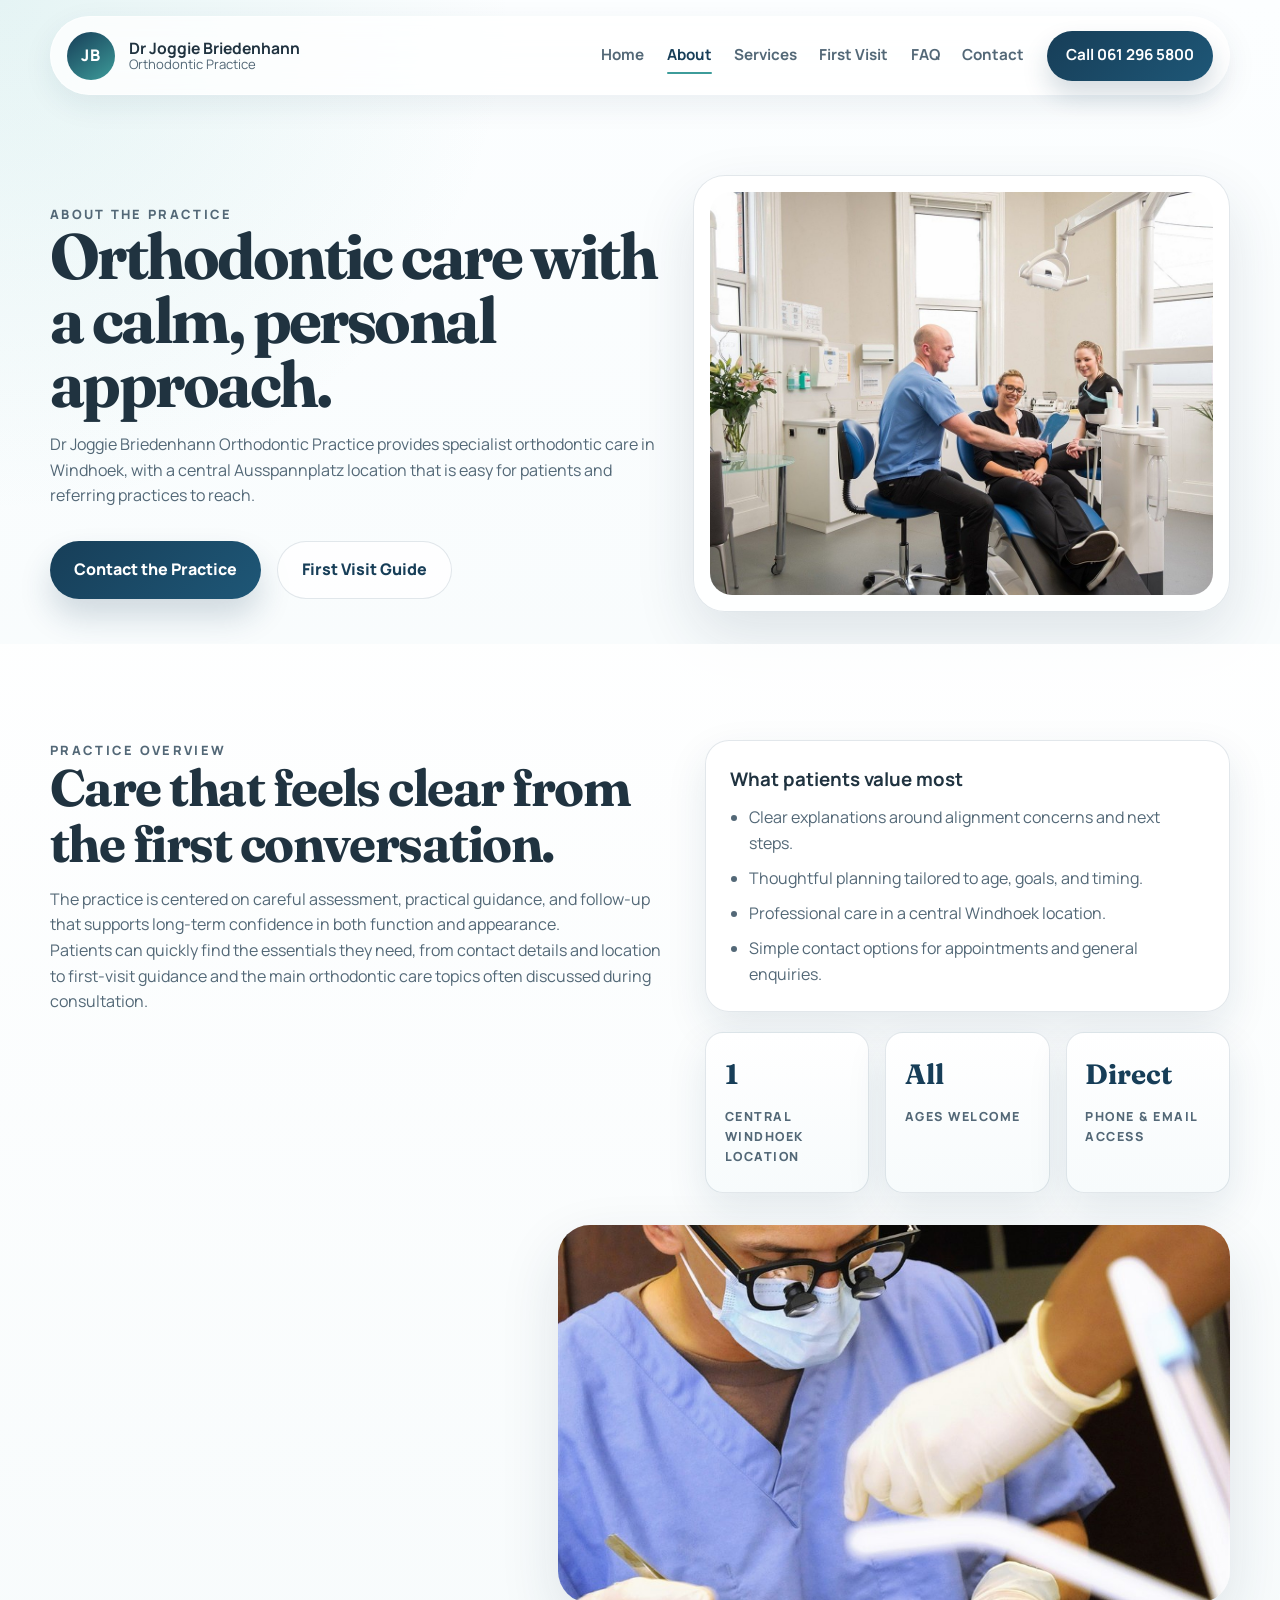
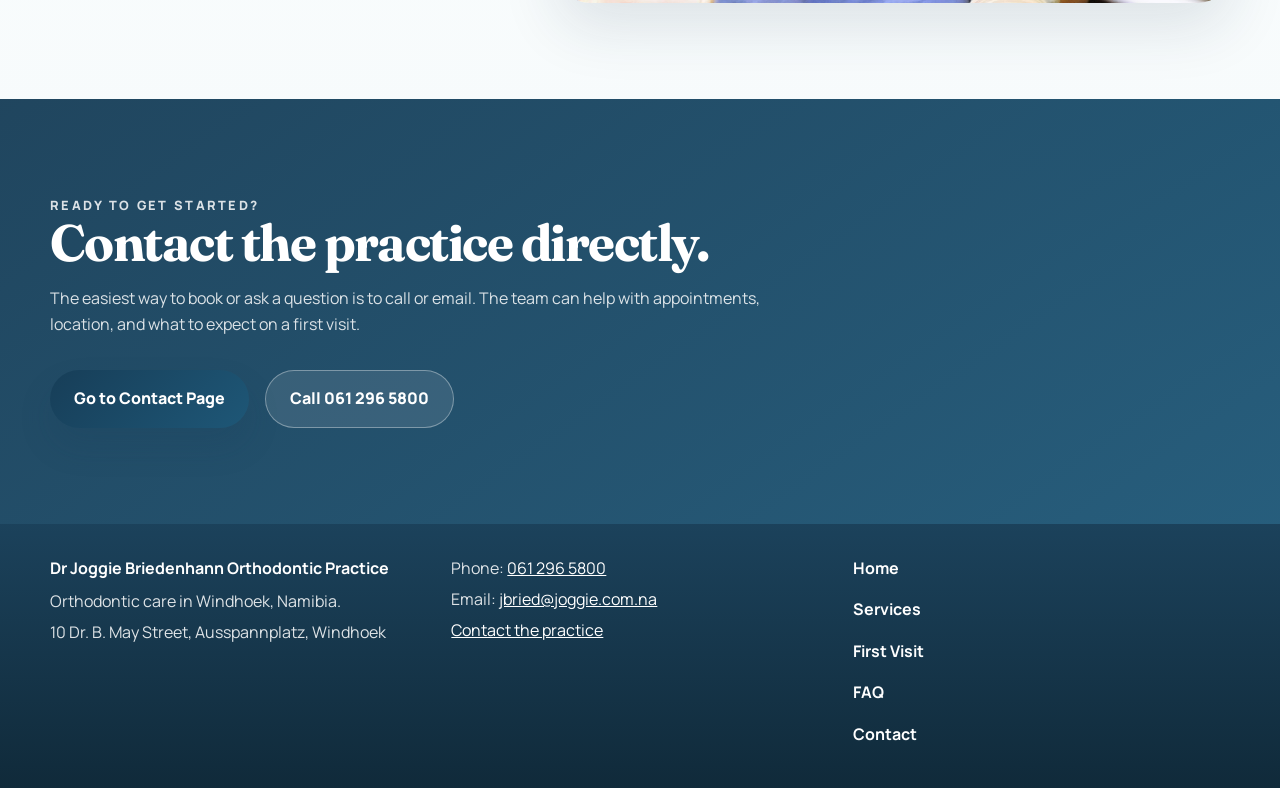
<file: about.html>
<!DOCTYPE html>
<html lang="en">
<head>
    <meta charset="UTF-8">
    <meta name="viewport" content="width=device-width, initial-scale=1.0">
    <title>About | Dr Joggie Briedenhann Orthodontic Practice</title>
    <meta name="description" content="Learn more about Dr Joggie Briedenhann Orthodontic Practice in Windhoek, Namibia, including the practice approach and location in Ausspannplatz.">
    <link rel="preconnect" href="https://fonts.googleapis.com">
    <link rel="preconnect" href="https://fonts.gstatic.com" crossorigin>
    <link rel="icon" href="favicon.svg" type="image/svg+xml">
    <link href="https://fonts.googleapis.com/css2?family=Fraunces:opsz,wght@9..144,500;9..144,600;9..144,700&family=Manrope:wght@400;500;600;700;800&display=swap" rel="stylesheet">
    <link rel="stylesheet" href="styles.css">
</head>
<body>
    <header class="site-header">
        <div class="container header-shell">
            <a class="brand" href="index.html" aria-label="Dr Joggie Briedenhann Orthodontic Practice">
                <span class="brand-mark">JB</span>
                <span class="brand-copy">
                    <strong>Dr Joggie Briedenhann</strong>
                    <span>Orthodontic Practice</span>
                </span>
            </a>

            <button class="menu-toggle" type="button" aria-expanded="false" aria-controls="site-nav">
                <span></span>
                <span></span>
                <span></span>
                <span class="sr-only">Open navigation</span>
            </button>

            <nav class="site-nav" id="site-nav" aria-label="Primary">
                <a href="index.html">Home</a>
                <a class="active" href="about.html">About</a>
                <a href="services.html">Services</a>
                <a href="first-visit.html">First Visit</a>
                <a href="faq.html">FAQ</a>
                <a href="contact.html">Contact</a>
                <a class="nav-cta" href="tel:+264612965800">Call 061 296 5800</a>
            </nav>
        </div>
    </header>

    <main>
        <section class="page-hero section-shell">
            <div class="container page-hero-grid">
                <div class="page-hero-copy reveal">
                    <p class="eyebrow">About the practice</p>
                    <h1>Orthodontic care with a calm, personal approach.</h1>
                    <p>
                        Dr Joggie Briedenhann Orthodontic Practice provides specialist orthodontic care in Windhoek, with a central
                        Ausspannplatz location that is easy for patients and referring practices to reach.
                    </p>

                    <div class="hero-actions">
                        <a class="button button-primary" href="contact.html">Contact the Practice</a>
                        <a class="button button-secondary" href="first-visit.html">First Visit Guide</a>
                    </div>
                </div>

                <div class="page-media-card reveal">
                    <img src="assets/images/hero-clinic.jpg" alt="Clinic team consulting with a patient in a bright treatment room.">
                </div>
            </div>
        </section>

        <section class="section-shell section-surface">
            <div class="container about-grid">
                <div class="section-intro reveal">
                    <p class="eyebrow">Practice overview</p>
                    <h2>Care that feels clear from the first conversation.</h2>
                    <p>
                        The practice is centered on careful assessment, practical guidance, and follow-up that supports long-term confidence
                        in both function and appearance.
                    </p>
                    <p>
                        Patients can quickly find the essentials they need, from contact details and location to first-visit guidance and
                        the main orthodontic care topics often discussed during consultation.
                    </p>
                </div>

                <div class="about-panel reveal">
                    <div class="panel-card">
                        <h3>What patients value most</h3>
                        <ul class="feature-list">
                            <li>Clear explanations around alignment concerns and next steps.</li>
                            <li>Thoughtful planning tailored to age, goals, and timing.</li>
                            <li>Professional care in a central Windhoek location.</li>
                            <li>Simple contact options for appointments and general enquiries.</li>
                        </ul>
                    </div>

                    <div class="metric-grid">
                        <article class="metric-card">
                            <strong>1</strong>
                            <span>Central Windhoek location</span>
                        </article>
                        <article class="metric-card">
                            <strong>All</strong>
                            <span>Ages welcome</span>
                        </article>
                        <article class="metric-card">
                            <strong>Direct</strong>
                            <span>Phone &amp; email access</span>
                        </article>
                    </div>
                </div>

                <div class="about-image reveal">
                    <img src="assets/images/clinic-room.jpg" alt="Dental practitioner working with a patient in a clinical environment.">
                </div>
            </div>
        </section>

        <section class="section-shell accent-band">
            <div class="container">
                <div class="section-heading reveal">
                    <p class="eyebrow">Ready to get started?</p>
                    <h2>Contact the practice directly.</h2>
                    <p>The easiest way to book or ask a question is to call or email. The team can help with appointments, location, and what to expect on a first visit.</p>
                </div>
                <div class="hero-actions reveal" style="margin-top: 2rem;">
                    <a class="button button-primary" href="contact.html">Go to Contact Page</a>
                    <a class="button button-secondary button-ghost" href="tel:+264612965800">Call 061 296 5800</a>
                </div>
            </div>
        </section>
    </main>

    <footer class="site-footer">
        <div class="container footer-shell">
            <div>
                <strong>Dr Joggie Briedenhann Orthodontic Practice</strong>
                <p>Orthodontic care in Windhoek, Namibia.</p>
                <p>10 Dr. B. May Street, Ausspannplatz, Windhoek</p>
            </div>
            <div>
                <p>Phone: <a href="tel:+264612965800">061 296 5800</a></p>
                <p>Email: <a href="mailto:jbried@joggie.com.na">jbried@joggie.com.na</a></p>
                <p><a href="contact.html">Contact the practice</a></p>
            </div>
            <div class="footer-links">
                <a href="index.html">Home</a>
                <a href="services.html">Services</a>
                <a href="first-visit.html">First Visit</a>
                <a href="faq.html">FAQ</a>
                <a href="contact.html">Contact</a>
            </div>
        </div>
    </footer>

    <script src="script.js"></script>
</body>
</html>
</file>
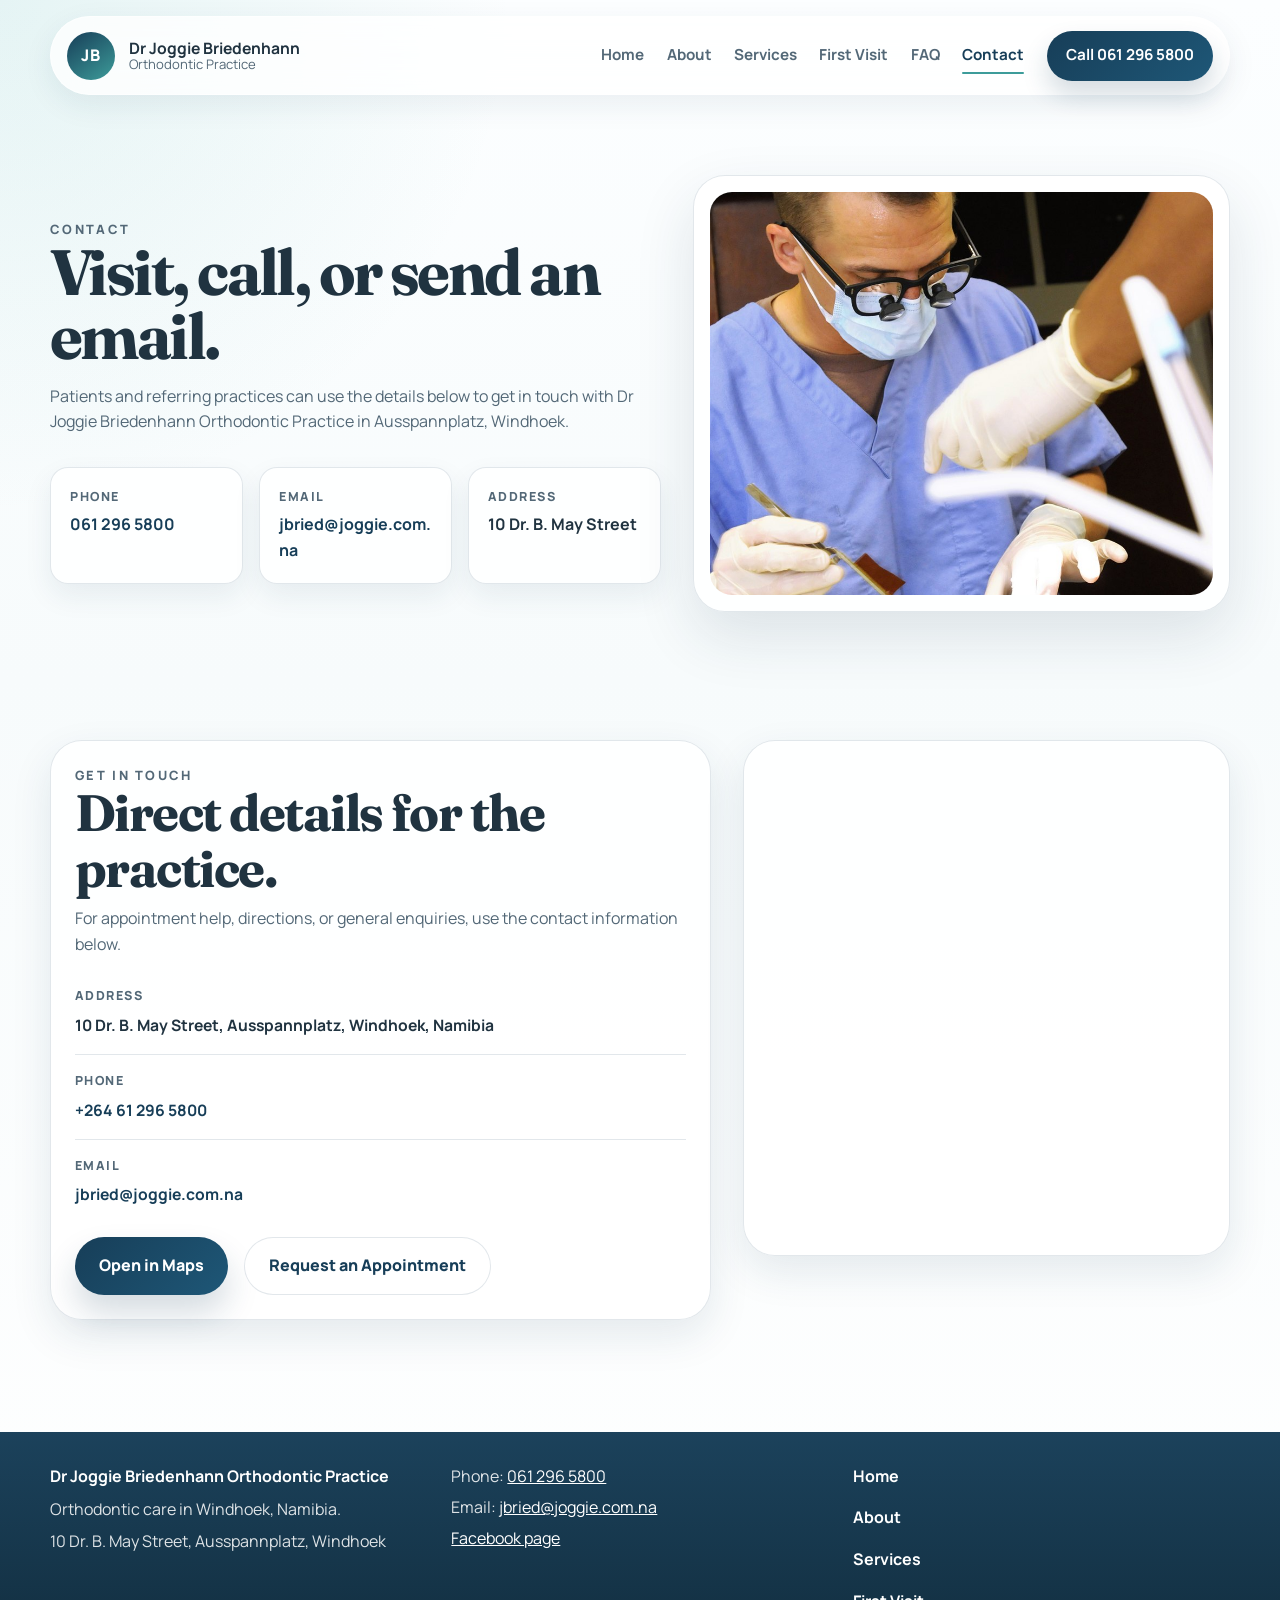
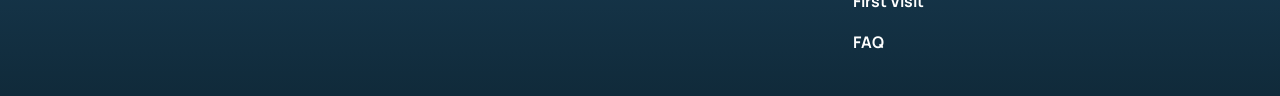
<file: contact.html>
<!DOCTYPE html>
<html lang="en">
<head>
    <meta charset="UTF-8">
    <meta name="viewport" content="width=device-width, initial-scale=1.0">
    <title>Contact | Dr Joggie Briedenhann Orthodontic Practice</title>
    <meta name="description" content="Contact Dr Joggie Briedenhann Orthodontic Practice in Ausspannplatz, Windhoek by phone, email, or map directions.">
    <link rel="preconnect" href="https://fonts.googleapis.com">
    <link rel="preconnect" href="https://fonts.gstatic.com" crossorigin>
    <link rel="icon" href="favicon.svg" type="image/svg+xml">
    <link href="https://fonts.googleapis.com/css2?family=Fraunces:opsz,wght@9..144,500;9..144,600;9..144,700&family=Manrope:wght@400;500;600;700;800&display=swap" rel="stylesheet">
    <link rel="stylesheet" href="styles.css">
</head>
<body>
    <header class="site-header">
        <div class="container header-shell">
            <a class="brand" href="index.html" aria-label="Dr Joggie Briedenhann Orthodontic Practice">
                <span class="brand-mark">JB</span>
                <span class="brand-copy">
                    <strong>Dr Joggie Briedenhann</strong>
                    <span>Orthodontic Practice</span>
                </span>
            </a>

            <button class="menu-toggle" type="button" aria-expanded="false" aria-controls="site-nav">
                <span></span>
                <span></span>
                <span></span>
                <span class="sr-only">Open navigation</span>
            </button>

            <nav class="site-nav" id="site-nav" aria-label="Primary">
                <a href="index.html">Home</a>
                <a href="about.html">About</a>
                <a href="services.html">Services</a>
                <a href="first-visit.html">First Visit</a>
                <a href="faq.html">FAQ</a>
                <a class="active" href="contact.html">Contact</a>
                <a class="nav-cta" href="tel:+264612965800">Call 061 296 5800</a>
            </nav>
        </div>
    </header>

    <main>
        <section class="page-hero section-shell">
            <div class="container page-hero-grid">
                <div class="page-hero-copy reveal">
                    <p class="eyebrow">Contact</p>
                    <h1>Visit, call, or send an email.</h1>
                    <p>
                        Patients and referring practices can use the details below to get in touch with Dr Joggie Briedenhann Orthodontic
                        Practice in Ausspannplatz, Windhoek.
                    </p>

                    <div class="page-facts">
                        <article class="page-fact">
                            <span>Phone</span>
                            <strong><a href="tel:+264612965800">061 296 5800</a></strong>
                        </article>
                        <article class="page-fact">
                            <span>Email</span>
                            <strong><a href="mailto:jbried@joggie.com.na">jbried@joggie.com.na</a></strong>
                        </article>
                        <article class="page-fact">
                            <span>Address</span>
                            <strong>10 Dr. B. May Street</strong>
                        </article>
                    </div>
                </div>

                <div class="page-media-card reveal">
                    <img src="assets/images/clinic-room.jpg" alt="Dental practitioner treating a patient in a clinical environment.">
                </div>
            </div>
        </section>

        <section class="section-shell contact-section">
            <div class="container contact-grid">
                <div class="contact-panel reveal">
                    <p class="eyebrow">Get in touch</p>
                    <h2>Direct details for the practice.</h2>
                    <p>For appointment help, directions, or general enquiries, use the contact information below.</p>

                    <div class="contact-stack">
                        <article>
                            <span>Address</span>
                            <strong>10 Dr. B. May Street, Ausspannplatz, Windhoek, Namibia</strong>
                        </article>
                        <article>
                            <span>Phone</span>
                            <strong><a href="tel:+264612965800">+264 61 296 5800</a></strong>
                        </article>
                        <article>
                            <span>Email</span>
                            <strong><a href="mailto:jbried@joggie.com.na">jbried@joggie.com.na</a></strong>
                        </article>
                    </div>

                    <div class="hero-actions contact-actions">
                        <a class="button button-primary" href="https://www.google.com/maps/search/?api=1&amp;query=10+Dr.+B.+May+Street,+Ausspannplatz,+Windhoek,+Namibia" target="_blank" rel="noreferrer">Open in Maps</a>
                        <a class="button button-secondary" href="mailto:jbried@joggie.com.na?subject=Appointment%20Enquiry">Request an Appointment</a>
                    </div>
                </div>

                <div class="map-card reveal">
                    <iframe
                        title="Map of Dr Joggie Briedenhann Orthodontic Practice"
                        src="https://www.google.com/maps?q=10%20Dr.%20B.%20May%20Street,%20Ausspannplatz,%20Windhoek,%20Namibia&amp;output=embed"
                        loading="lazy"
                        referrerpolicy="no-referrer-when-downgrade"></iframe>
                </div>
            </div>
        </section>
    </main>

    <footer class="site-footer">
        <div class="container footer-shell">
            <div>
                <strong>Dr Joggie Briedenhann Orthodontic Practice</strong>
                <p>Orthodontic care in Windhoek, Namibia.</p>
                <p>10 Dr. B. May Street, Ausspannplatz, Windhoek</p>
            </div>
            <div>
                <p>Phone: <a href="tel:+264612965800">061 296 5800</a></p>
                <p>Email: <a href="mailto:jbried@joggie.com.na">jbried@joggie.com.na</a></p>
                <p><a href="https://www.facebook.com/pages/Dr-Joggie-Briedenhann-Orthodontist/376422562395441" target="_blank" rel="noreferrer">Facebook page</a></p>
            </div>
            <div class="footer-links">
                <a href="index.html">Home</a>
                <a href="about.html">About</a>
                <a href="services.html">Services</a>
                <a href="first-visit.html">First Visit</a>
                <a href="faq.html">FAQ</a>
            </div>
        </div>
    </footer>

    <script src="script.js"></script>
</body>
</html>
</file>
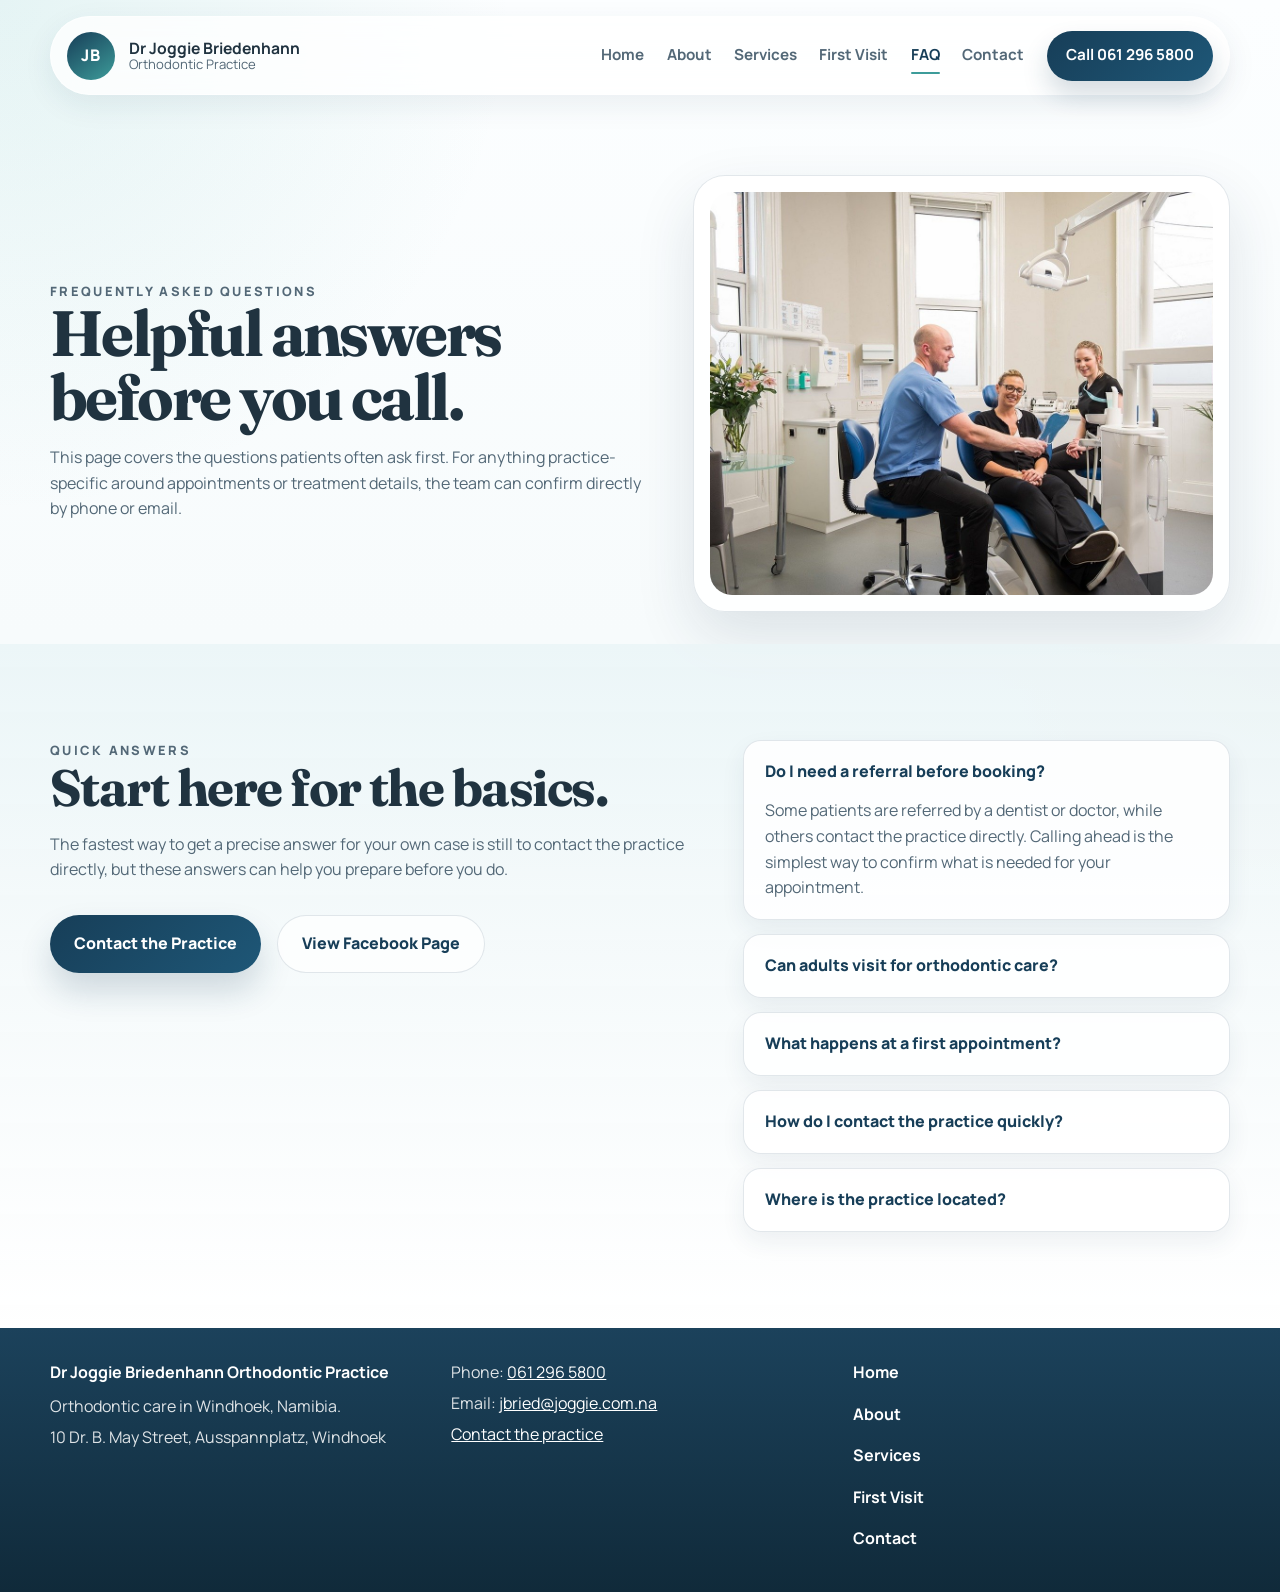
<file: faq.html>
<!DOCTYPE html>
<html lang="en">
<head>
    <meta charset="UTF-8">
    <meta name="viewport" content="width=device-width, initial-scale=1.0">
    <title>FAQ | Dr Joggie Briedenhann Orthodontic Practice</title>
    <meta name="description" content="Read frequently asked questions about appointments, referrals, first visits, and contact details for Dr Joggie Briedenhann Orthodontic Practice.">
    <link rel="preconnect" href="https://fonts.googleapis.com">
    <link rel="preconnect" href="https://fonts.gstatic.com" crossorigin>
    <link rel="icon" href="favicon.svg" type="image/svg+xml">
    <link href="https://fonts.googleapis.com/css2?family=Fraunces:opsz,wght@9..144,500;9..144,600;9..144,700&family=Manrope:wght@400;500;600;700;800&display=swap" rel="stylesheet">
    <link rel="stylesheet" href="styles.css">
</head>
<body>
    <header class="site-header">
        <div class="container header-shell">
            <a class="brand" href="index.html" aria-label="Dr Joggie Briedenhann Orthodontic Practice">
                <span class="brand-mark">JB</span>
                <span class="brand-copy">
                    <strong>Dr Joggie Briedenhann</strong>
                    <span>Orthodontic Practice</span>
                </span>
            </a>

            <button class="menu-toggle" type="button" aria-expanded="false" aria-controls="site-nav">
                <span></span>
                <span></span>
                <span></span>
                <span class="sr-only">Open navigation</span>
            </button>

            <nav class="site-nav" id="site-nav" aria-label="Primary">
                <a href="index.html">Home</a>
                <a href="about.html">About</a>
                <a href="services.html">Services</a>
                <a href="first-visit.html">First Visit</a>
                <a class="active" href="faq.html">FAQ</a>
                <a href="contact.html">Contact</a>
                <a class="nav-cta" href="tel:+264612965800">Call 061 296 5800</a>
            </nav>
        </div>
    </header>

    <main>
        <section class="page-hero section-shell">
            <div class="container page-hero-grid">
                <div class="page-hero-copy reveal">
                    <p class="eyebrow">Frequently asked questions</p>
                    <h1>Helpful answers before you call.</h1>
                    <p>
                        This page covers the questions patients often ask first. For anything practice-specific around appointments or
                        treatment details, the team can confirm directly by phone or email.
                    </p>
                </div>

                <div class="page-media-card reveal">
                    <img src="assets/images/hero-clinic.jpg" alt="Orthodontic team discussing care with a patient.">
                </div>
            </div>
        </section>

        <section class="section-shell section-soft">
            <div class="container faq-grid">
                <div class="faq-intro reveal">
                    <p class="eyebrow">Quick answers</p>
                    <h2>Start here for the basics.</h2>
                    <p>
                        The fastest way to get a precise answer for your own case is still to contact the practice directly, but these
                        answers can help you prepare before you do.
                    </p>
                    <div class="hero-actions">
                        <a class="button button-primary" href="contact.html">Contact the Practice</a>
                        <a class="button button-secondary" href="https://www.facebook.com/pages/Dr-Joggie-Briedenhann-Orthodontist/376422562395441" target="_blank" rel="noreferrer">View Facebook Page</a>
                    </div>
                </div>

                <div class="faq-list reveal">
                    <details open>
                        <summary>Do I need a referral before booking?</summary>
                        <p>Some patients are referred by a dentist or doctor, while others contact the practice directly. Calling ahead is the simplest way to confirm what is needed for your appointment.</p>
                    </details>
                    <details>
                        <summary>Can adults visit for orthodontic care?</summary>
                        <p>Yes. Orthodontic concerns affect children, teens, and adults, so a consultation can help determine the most appropriate next step for your situation.</p>
                    </details>
                    <details>
                        <summary>What happens at a first appointment?</summary>
                        <p>Patients can expect a conversation about their concerns, an assessment, and guidance on what further records or treatment planning may be recommended.</p>
                    </details>
                    <details>
                        <summary>How do I contact the practice quickly?</summary>
                        <p>You can phone <a href="tel:+264612965800">061 296 5800</a> or email <a href="mailto:jbried@joggie.com.na">jbried@joggie.com.na</a>.</p>
                    </details>
                    <details>
                        <summary>Where is the practice located?</summary>
                        <p>The practice is listed at 10 Dr. B. May Street, Ausspannplatz, Windhoek, Namibia.</p>
                    </details>
                </div>
            </div>
        </section>
    </main>

    <footer class="site-footer">
        <div class="container footer-shell">
            <div>
                <strong>Dr Joggie Briedenhann Orthodontic Practice</strong>
                <p>Orthodontic care in Windhoek, Namibia.</p>
                <p>10 Dr. B. May Street, Ausspannplatz, Windhoek</p>
            </div>
            <div>
                <p>Phone: <a href="tel:+264612965800">061 296 5800</a></p>
                <p>Email: <a href="mailto:jbried@joggie.com.na">jbried@joggie.com.na</a></p>
                <p><a href="contact.html">Contact the practice</a></p>
            </div>
            <div class="footer-links">
                <a href="index.html">Home</a>
                <a href="about.html">About</a>
                <a href="services.html">Services</a>
                <a href="first-visit.html">First Visit</a>
                <a href="contact.html">Contact</a>
            </div>
        </div>
    </footer>

    <script src="script.js"></script>
</body>
</html>
</file>
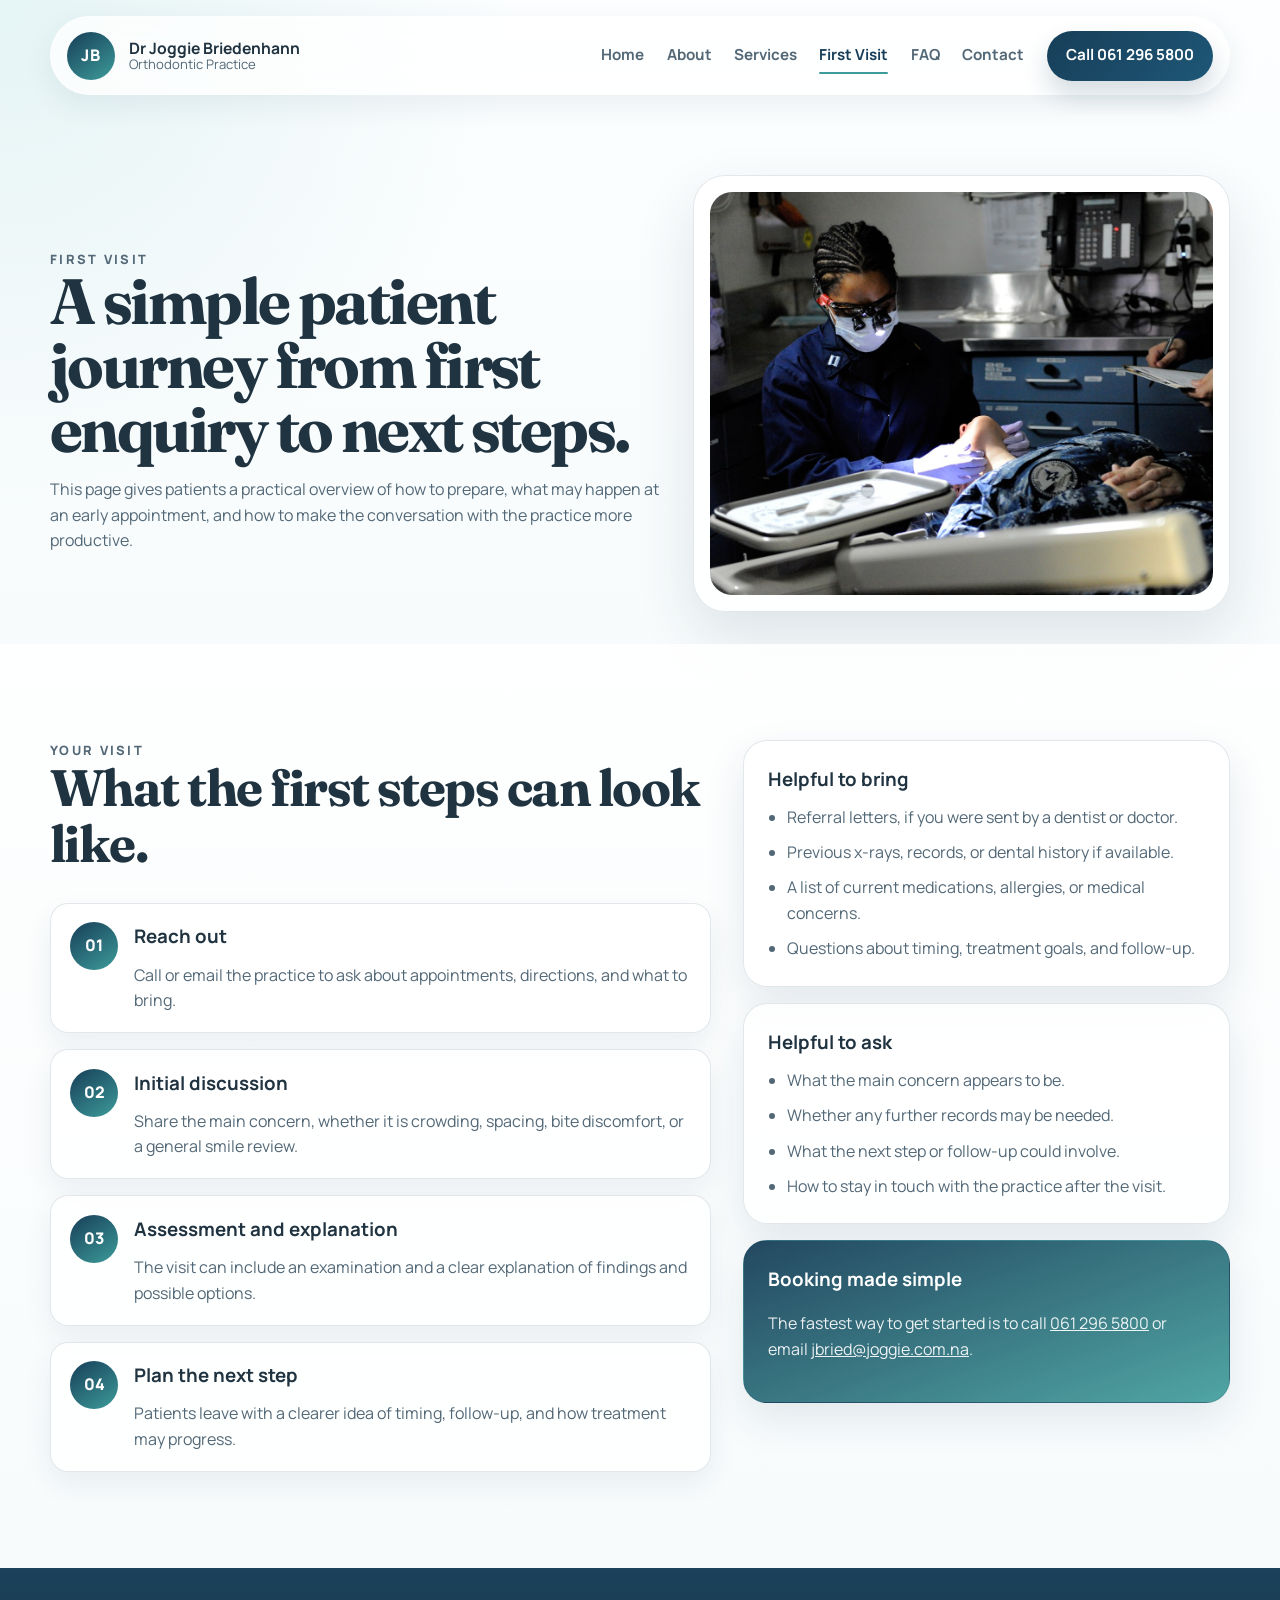
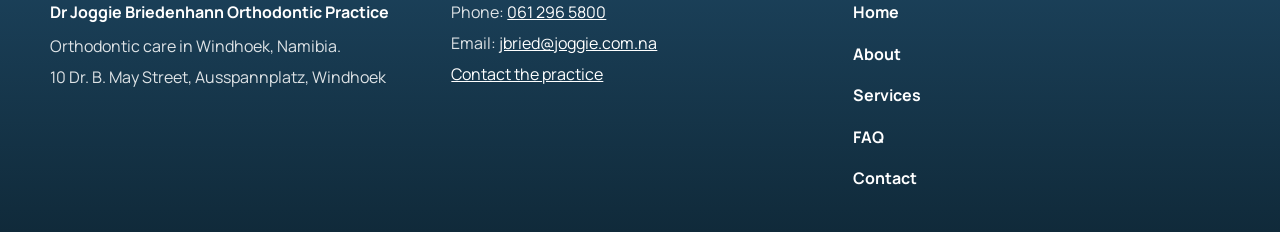
<file: first-visit.html>
<!DOCTYPE html>
<html lang="en">
<head>
    <meta charset="UTF-8">
    <meta name="viewport" content="width=device-width, initial-scale=1.0">
    <title>First Visit | Dr Joggie Briedenhann Orthodontic Practice</title>
    <meta name="description" content="Prepare for a first visit to Dr Joggie Briedenhann Orthodontic Practice with clear guidance on what to bring and what to expect.">
    <link rel="preconnect" href="https://fonts.googleapis.com">
    <link rel="preconnect" href="https://fonts.gstatic.com" crossorigin>
    <link rel="icon" href="favicon.svg" type="image/svg+xml">
    <link href="https://fonts.googleapis.com/css2?family=Fraunces:opsz,wght@9..144,500;9..144,600;9..144,700&family=Manrope:wght@400;500;600;700;800&display=swap" rel="stylesheet">
    <link rel="stylesheet" href="styles.css">
</head>
<body>
    <header class="site-header">
        <div class="container header-shell">
            <a class="brand" href="index.html" aria-label="Dr Joggie Briedenhann Orthodontic Practice">
                <span class="brand-mark">JB</span>
                <span class="brand-copy">
                    <strong>Dr Joggie Briedenhann</strong>
                    <span>Orthodontic Practice</span>
                </span>
            </a>

            <button class="menu-toggle" type="button" aria-expanded="false" aria-controls="site-nav">
                <span></span>
                <span></span>
                <span></span>
                <span class="sr-only">Open navigation</span>
            </button>

            <nav class="site-nav" id="site-nav" aria-label="Primary">
                <a href="index.html">Home</a>
                <a href="about.html">About</a>
                <a href="services.html">Services</a>
                <a class="active" href="first-visit.html">First Visit</a>
                <a href="faq.html">FAQ</a>
                <a href="contact.html">Contact</a>
                <a class="nav-cta" href="tel:+264612965800">Call 061 296 5800</a>
            </nav>
        </div>
    </header>

    <main>
        <section class="page-hero section-shell">
            <div class="container page-hero-grid">
                <div class="page-hero-copy reveal">
                    <p class="eyebrow">First visit</p>
                    <h1>A simple patient journey from first enquiry to next steps.</h1>
                    <p>
                        This page gives patients a practical overview of how to prepare, what may happen at an early appointment, and how
                        to make the conversation with the practice more productive.
                    </p>
                </div>

                <div class="page-media-card reveal">
                    <img src="assets/images/patient-exam.jpg" alt="Dental professional examining a patient during treatment.">
                </div>
            </div>
        </section>

        <section class="section-shell section-surface">
            <div class="container journey-grid">
                <div class="journey-main reveal">
                    <p class="eyebrow">Your visit</p>
                    <h2>What the first steps can look like.</h2>

                    <div class="timeline">
                        <article class="timeline-item">
                            <span>01</span>
                            <div>
                                <h3>Reach out</h3>
                                <p>Call or email the practice to ask about appointments, directions, and what to bring.</p>
                            </div>
                        </article>
                        <article class="timeline-item">
                            <span>02</span>
                            <div>
                                <h3>Initial discussion</h3>
                                <p>Share the main concern, whether it is crowding, spacing, bite discomfort, or a general smile review.</p>
                            </div>
                        </article>
                        <article class="timeline-item">
                            <span>03</span>
                            <div>
                                <h3>Assessment and explanation</h3>
                                <p>The visit can include an examination and a clear explanation of findings and possible options.</p>
                            </div>
                        </article>
                        <article class="timeline-item">
                            <span>04</span>
                            <div>
                                <h3>Plan the next step</h3>
                                <p>Patients leave with a clearer idea of timing, follow-up, and how treatment may progress.</p>
                            </div>
                        </article>
                    </div>
                </div>

                <aside class="journey-sidebar reveal">
                    <div class="panel-card">
                        <h3>Helpful to bring</h3>
                        <ul class="feature-list">
                            <li>Referral letters, if you were sent by a dentist or doctor.</li>
                            <li>Previous x-rays, records, or dental history if available.</li>
                            <li>A list of current medications, allergies, or medical concerns.</li>
                            <li>Questions about timing, treatment goals, and follow-up.</li>
                        </ul>
                    </div>

                    <div class="panel-card">
                        <h3>Helpful to ask</h3>
                        <ul class="feature-list">
                            <li>What the main concern appears to be.</li>
                            <li>Whether any further records may be needed.</li>
                            <li>What the next step or follow-up could involve.</li>
                            <li>How to stay in touch with the practice after the visit.</li>
                        </ul>
                    </div>

                    <div class="panel-card panel-card-highlight">
                        <h3>Booking made simple</h3>
                        <p>
                            The fastest way to get started is to call <a href="tel:+264612965800">061 296 5800</a> or email
                            <a href="mailto:jbried@joggie.com.na">jbried@joggie.com.na</a>.
                        </p>
                    </div>
                </aside>
            </div>
        </section>
    </main>

    <footer class="site-footer">
        <div class="container footer-shell">
            <div>
                <strong>Dr Joggie Briedenhann Orthodontic Practice</strong>
                <p>Orthodontic care in Windhoek, Namibia.</p>
                <p>10 Dr. B. May Street, Ausspannplatz, Windhoek</p>
            </div>
            <div>
                <p>Phone: <a href="tel:+264612965800">061 296 5800</a></p>
                <p>Email: <a href="mailto:jbried@joggie.com.na">jbried@joggie.com.na</a></p>
                <p><a href="contact.html">Contact the practice</a></p>
            </div>
            <div class="footer-links">
                <a href="index.html">Home</a>
                <a href="about.html">About</a>
                <a href="services.html">Services</a>
                <a href="faq.html">FAQ</a>
                <a href="contact.html">Contact</a>
            </div>
        </div>
    </footer>

    <script src="script.js"></script>
</body>
</html>
</file>
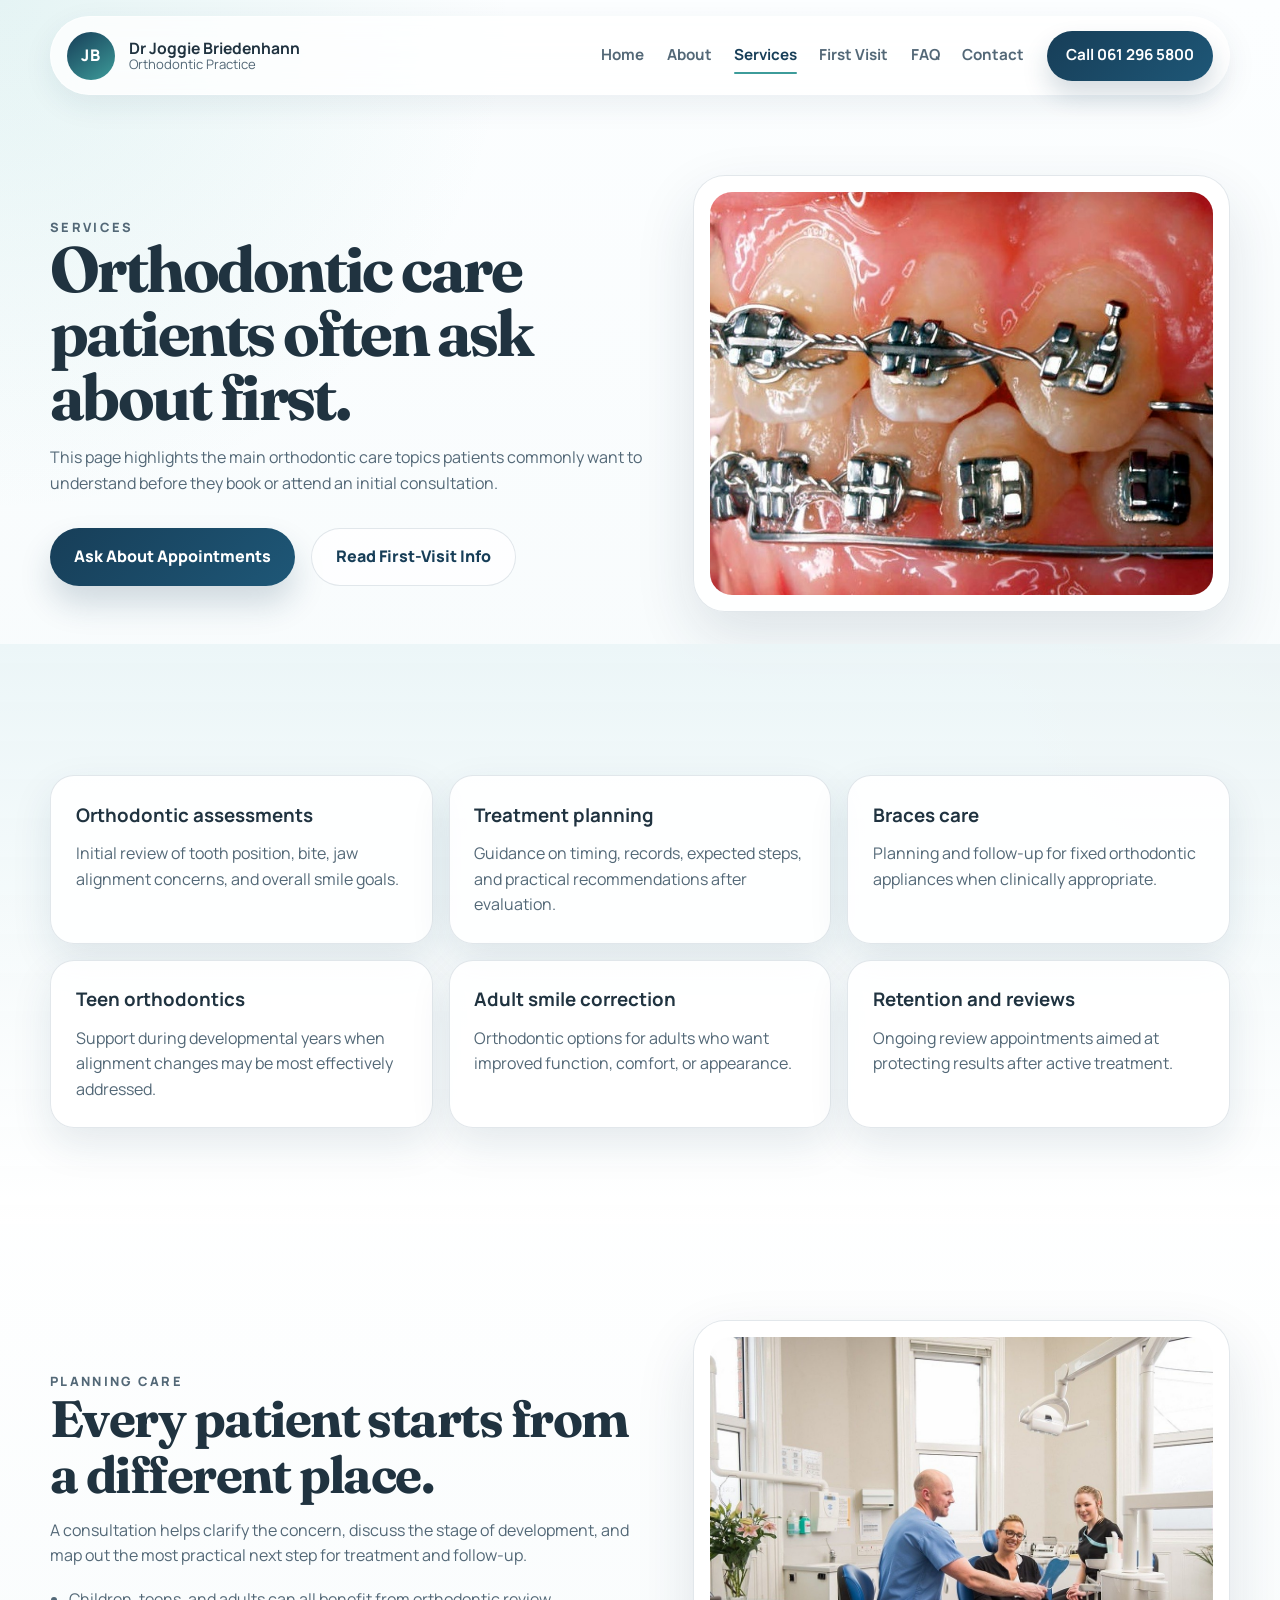
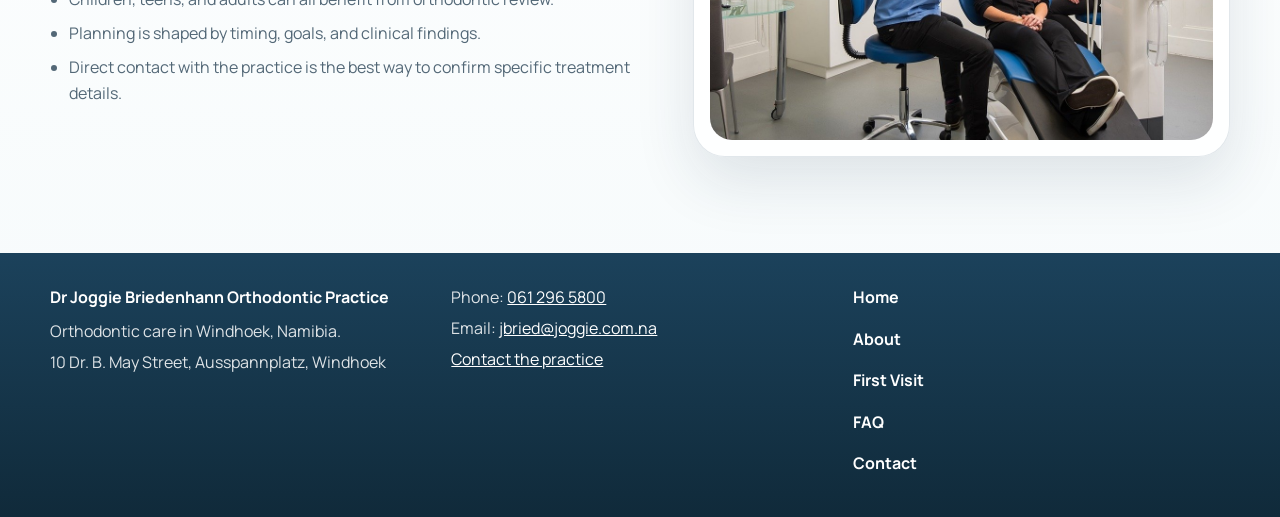
<file: services.html>
<!DOCTYPE html>
<html lang="en">
<head>
    <meta charset="UTF-8">
    <meta name="viewport" content="width=device-width, initial-scale=1.0">
    <title>Services | Dr Joggie Briedenhann Orthodontic Practice</title>
    <meta name="description" content="See the main orthodontic care topics patients often ask about at Dr Joggie Briedenhann Orthodontic Practice in Windhoek.">
    <link rel="preconnect" href="https://fonts.googleapis.com">
    <link rel="preconnect" href="https://fonts.gstatic.com" crossorigin>
    <link rel="icon" href="favicon.svg" type="image/svg+xml">
    <link href="https://fonts.googleapis.com/css2?family=Fraunces:opsz,wght@9..144,500;9..144,600;9..144,700&family=Manrope:wght@400;500;600;700;800&display=swap" rel="stylesheet">
    <link rel="stylesheet" href="styles.css">
</head>
<body>
    <header class="site-header">
        <div class="container header-shell">
            <a class="brand" href="index.html" aria-label="Dr Joggie Briedenhann Orthodontic Practice">
                <span class="brand-mark">JB</span>
                <span class="brand-copy">
                    <strong>Dr Joggie Briedenhann</strong>
                    <span>Orthodontic Practice</span>
                </span>
            </a>

            <button class="menu-toggle" type="button" aria-expanded="false" aria-controls="site-nav">
                <span></span>
                <span></span>
                <span></span>
                <span class="sr-only">Open navigation</span>
            </button>

            <nav class="site-nav" id="site-nav" aria-label="Primary">
                <a href="index.html">Home</a>
                <a href="about.html">About</a>
                <a class="active" href="services.html">Services</a>
                <a href="first-visit.html">First Visit</a>
                <a href="faq.html">FAQ</a>
                <a href="contact.html">Contact</a>
                <a class="nav-cta" href="tel:+264612965800">Call 061 296 5800</a>
            </nav>
        </div>
    </header>

    <main>
        <section class="page-hero section-shell">
            <div class="container page-hero-grid">
                <div class="page-hero-copy reveal">
                    <p class="eyebrow">Services</p>
                    <h1>Orthodontic care patients often ask about first.</h1>
                    <p>
                        This page highlights the main orthodontic care topics patients commonly want to understand before they book or
                        attend an initial consultation.
                    </p>

                    <div class="hero-actions">
                        <a class="button button-primary" href="contact.html">Ask About Appointments</a>
                        <a class="button button-secondary" href="first-visit.html">Read First-Visit Info</a>
                    </div>
                </div>

                <div class="page-media-card reveal">
                    <img src="assets/images/braces-closeup.jpg" alt="Close-up detail of orthodontic braces.">
                </div>
            </div>
        </section>

        <section class="section-shell section-soft">
            <div class="container">
                <div class="services-grid">
                    <article class="service-card reveal">
                        <h3>Orthodontic assessments</h3>
                        <p>Initial review of tooth position, bite, jaw alignment concerns, and overall smile goals.</p>
                    </article>
                    <article class="service-card reveal">
                        <h3>Treatment planning</h3>
                        <p>Guidance on timing, records, expected steps, and practical recommendations after evaluation.</p>
                    </article>
                    <article class="service-card reveal">
                        <h3>Braces care</h3>
                        <p>Planning and follow-up for fixed orthodontic appliances when clinically appropriate.</p>
                    </article>
                    <article class="service-card reveal">
                        <h3>Teen orthodontics</h3>
                        <p>Support during developmental years when alignment changes may be most effectively addressed.</p>
                    </article>
                    <article class="service-card reveal">
                        <h3>Adult smile correction</h3>
                        <p>Orthodontic options for adults who want improved function, comfort, or appearance.</p>
                    </article>
                    <article class="service-card reveal">
                        <h3>Retention and reviews</h3>
                        <p>Ongoing review appointments aimed at protecting results after active treatment.</p>
                    </article>
                </div>
            </div>
        </section>

        <section class="section-shell section-surface">
            <div class="container home-split">
                <div class="section-intro reveal">
                    <p class="eyebrow">Planning care</p>
                    <h2>Every patient starts from a different place.</h2>
                    <p>
                        A consultation helps clarify the concern, discuss the stage of development, and map out the most practical next
                        step for treatment and follow-up.
                    </p>
                    <ul class="info-list">
                        <li>Children, teens, and adults can all benefit from orthodontic review.</li>
                        <li>Planning is shaped by timing, goals, and clinical findings.</li>
                        <li>Direct contact with the practice is the best way to confirm specific treatment details.</li>
                    </ul>
                </div>

                <div class="page-media-card reveal">
                    <img src="assets/images/hero-clinic.jpg" alt="Orthodontic team discussing treatment with a patient in a clinic.">
                </div>
            </div>
        </section>
    </main>

    <footer class="site-footer">
        <div class="container footer-shell">
            <div>
                <strong>Dr Joggie Briedenhann Orthodontic Practice</strong>
                <p>Orthodontic care in Windhoek, Namibia.</p>
                <p>10 Dr. B. May Street, Ausspannplatz, Windhoek</p>
            </div>
            <div>
                <p>Phone: <a href="tel:+264612965800">061 296 5800</a></p>
                <p>Email: <a href="mailto:jbried@joggie.com.na">jbried@joggie.com.na</a></p>
                <p><a href="contact.html">Contact the practice</a></p>
            </div>
            <div class="footer-links">
                <a href="index.html">Home</a>
                <a href="about.html">About</a>
                <a href="first-visit.html">First Visit</a>
                <a href="faq.html">FAQ</a>
                <a href="contact.html">Contact</a>
            </div>
        </div>
    </footer>

    <script src="script.js"></script>
</body>
</html>
</file>
<file: styles.css>
:root {
    --navy-900: #173e58;
    --navy-800: #1e5777;
    --teal-600: #3d9c9a;
    --teal-500: #58b7b2;
    --mist-100: #f7fbfc;
    --mist-200: #ebf5f7;
    --mist-300: #d7ebee;
    --peach-200: #f4d8ca;
    --ink-900: #203340;
    --ink-700: #536877;
    --white: #ffffff;
    --border: rgba(23, 62, 88, 0.12);
    --shadow-soft: 0 24px 60px rgba(21, 53, 72, 0.12);
    --shadow-card: 0 16px 40px rgba(23, 62, 88, 0.1);
    --radius-xl: 32px;
    --radius-lg: 24px;
    --radius-md: 18px;
    --radius-sm: 14px;
    --container: 1180px;
}

*,
*::before,
*::after {
    box-sizing: border-box;
}

html {
    scroll-behavior: smooth;
}

body {
    margin: 0;
    font-family: "Manrope", sans-serif;
    color: var(--ink-900);
    background:
        radial-gradient(circle at top left, rgba(88, 183, 178, 0.14), transparent 32rem),
        linear-gradient(180deg, #fcfeff 0%, var(--mist-100) 40%, #ffffff 100%);
    line-height: 1.6;
}

img {
    display: block;
    max-width: 100%;
}

a {
    color: inherit;
}

button,
input,
textarea {
    font: inherit;
}

main {
    overflow: clip;
}

section[id] {
    scroll-margin-top: 7rem;
}

.container {
    width: min(calc(100% - 2rem), var(--container));
    margin: 0 auto;
}

.section-shell {
    position: relative;
    padding: 6rem 0;
}

.section-surface {
    background: linear-gradient(180deg, rgba(255, 255, 255, 0.88), rgba(247, 251, 252, 0.94));
}

.section-soft {
    background:
        linear-gradient(180deg, rgba(235, 245, 247, 0.9), rgba(255, 255, 255, 0.96)),
        radial-gradient(circle at top right, rgba(244, 216, 202, 0.4), transparent 18rem);
}

.accent-band {
    background:
        linear-gradient(145deg, rgba(23, 62, 88, 0.96), rgba(30, 87, 119, 0.96)),
        radial-gradient(circle at top right, rgba(88, 183, 178, 0.22), transparent 18rem);
    color: var(--white);
}

.section-heading,
.section-intro {
    max-width: 48rem;
}

.section-heading h2,
.section-intro h2,
.journey-main h2,
.faq-intro h2,
.contact-panel h2 {
    margin: 0 0 1rem;
    font-family: "Fraunces", serif;
    font-size: clamp(2.2rem, 4vw, 3.8rem);
    line-height: 1.08;
    letter-spacing: -0.03em;
}

.section-heading p,
.section-intro p,
.journey-main p,
.faq-intro p,
.contact-panel p {
    margin: 0;
    color: var(--ink-700);
}

.accent-band .section-heading p {
    color: rgba(255, 255, 255, 0.84);
}

.eyebrow {
    margin: 0 0 0.85rem;
    font-size: 0.8rem;
    font-weight: 800;
    letter-spacing: 0.18em;
    text-transform: uppercase;
    color: var(--teal-600);
}

.accent-band .eyebrow {
    color: rgba(255, 255, 255, 0.72);
}

.sr-only {
    position: absolute;
    width: 1px;
    height: 1px;
    padding: 0;
    margin: -1px;
    overflow: hidden;
    clip: rect(0, 0, 0, 0);
    white-space: nowrap;
    border: 0;
}

.site-header {
    position: sticky;
    top: 0;
    z-index: 20;
    padding: 1rem 0;
    transition: padding 0.25s ease, background-color 0.25s ease, box-shadow 0.25s ease;
}

.site-header.scrolled {
    padding: 0.65rem 0;
    background: rgba(247, 251, 252, 0.78);
    backdrop-filter: blur(18px);
    box-shadow: 0 8px 26px rgba(23, 62, 88, 0.08);
}

.header-shell {
    display: flex;
    align-items: center;
    justify-content: space-between;
    gap: 1rem;
    padding: 0.85rem 1rem;
    border: 1px solid rgba(255, 255, 255, 0.5);
    border-radius: 999px;
    background: rgba(255, 255, 255, 0.78);
    backdrop-filter: blur(18px);
    box-shadow: 0 10px 30px rgba(23, 62, 88, 0.08);
}

.brand {
    display: inline-flex;
    align-items: center;
    gap: 0.9rem;
    text-decoration: none;
}

.brand-mark {
    display: grid;
    place-items: center;
    width: 3rem;
    height: 3rem;
    border-radius: 50%;
    background: linear-gradient(145deg, var(--navy-900), var(--teal-600));
    color: var(--white);
    font-weight: 800;
    letter-spacing: 0.08em;
}

.brand-copy {
    display: flex;
    flex-direction: column;
    line-height: 1.15;
}

.brand-copy strong {
    font-size: 0.98rem;
}

.brand-copy span {
    color: var(--ink-700);
    font-size: 0.82rem;
}

.site-nav {
    display: flex;
    align-items: center;
    gap: 1.4rem;
}

.site-nav a {
    text-decoration: none;
    color: var(--ink-700);
    font-weight: 700;
    font-size: 0.95rem;
    transition: color 0.25s ease;
}

.site-nav a:hover,
.site-nav a:focus-visible {
    color: var(--navy-800);
}

.site-nav a.active {
    color: var(--navy-900);
}

.site-nav a.active:not(.nav-cta) {
    position: relative;
}

.site-nav a.active:not(.nav-cta)::after {
    content: "";
    position: absolute;
    left: 0;
    right: 0;
    bottom: -0.4rem;
    height: 2px;
    border-radius: 999px;
    background: var(--teal-600);
}

.nav-cta {
    padding: 0.8rem 1.2rem;
    border-radius: 999px;
    background: linear-gradient(135deg, var(--navy-900), var(--navy-800));
    color: var(--white) !important;
    box-shadow: 0 14px 26px rgba(23, 62, 88, 0.18);
}

.menu-toggle {
    display: none;
    align-items: center;
    justify-content: center;
    flex-direction: column;
    gap: 0.3rem;
    width: 3rem;
    height: 3rem;
    border: 0;
    border-radius: 50%;
    background: var(--mist-200);
    cursor: pointer;
}

.menu-toggle span {
    width: 1.1rem;
    height: 2px;
    background: var(--navy-900);
    transition: transform 0.25s ease, opacity 0.25s ease;
}

.hero {
    padding: 4.5rem 0 5rem;
}

.hero::before {
    content: "";
    position: absolute;
    inset: 0;
    background:
        linear-gradient(115deg, rgba(23, 62, 88, 0.05), transparent 38%),
        radial-gradient(circle at bottom right, rgba(244, 216, 202, 0.34), transparent 18rem);
    pointer-events: none;
}

.hero-grid {
    position: relative;
    z-index: 1;
    display: grid;
    grid-template-columns: minmax(0, 1.05fr) minmax(0, 0.95fr);
    align-items: center;
    gap: 3rem;
}

.hero-copy h1 {
    margin: 0;
    font-family: "Fraunces", serif;
    font-size: clamp(3rem, 6vw, 5.25rem);
    line-height: 0.96;
    letter-spacing: -0.05em;
    max-width: 12ch;
}

.lead {
    margin: 1.3rem 0 0;
    max-width: 42rem;
    color: var(--ink-700);
    font-size: 1.08rem;
}

.hero-actions {
    display: flex;
    flex-wrap: wrap;
    gap: 1rem;
    margin-top: 2rem;
}

.button {
    display: inline-flex;
    align-items: center;
    justify-content: center;
    min-height: 3.25rem;
    padding: 0.95rem 1.5rem;
    border-radius: 999px;
    text-decoration: none;
    font-weight: 800;
    transition: transform 0.25s ease, box-shadow 0.25s ease, background-color 0.25s ease;
}

.button:hover,
.button:focus-visible {
    transform: translateY(-2px);
}

.button-primary {
    background: linear-gradient(135deg, var(--navy-900), var(--navy-800));
    color: var(--white);
    box-shadow: 0 18px 32px rgba(23, 62, 88, 0.18);
}

.button-secondary {
    border: 1px solid var(--border);
    background: rgba(255, 255, 255, 0.72);
    color: var(--navy-900);
}

.hero-facts {
    display: grid;
    grid-template-columns: repeat(3, minmax(0, 1fr));
    gap: 1rem;
    margin-top: 2rem;
}

.fact-card,
.service-card,
.metric-card,
.why-card,
.gallery-card,
.contact-panel,
.map-card,
.panel-card {
    border: 1px solid var(--border);
    box-shadow: var(--shadow-card);
}

.fact-card {
    padding: 1.15rem;
    border-radius: var(--radius-md);
    background: rgba(255, 255, 255, 0.74);
    backdrop-filter: blur(8px);
    min-width: 0;
}

.fact-card span,
.contact-stack span,
.metric-card span {
    display: block;
    margin-bottom: 0.4rem;
    color: var(--ink-700);
    font-size: 0.78rem;
    font-weight: 800;
    letter-spacing: 0.12em;
    text-transform: uppercase;
}

.fact-card strong,
.contact-stack strong {
    font-size: 0.98rem;
    line-height: 1.4;
    word-break: break-word;
    overflow-wrap: anywhere;
}

.fact-card strong a,
.page-fact strong a,
.contact-stack strong a {
    color: var(--navy-900);
    text-decoration: none;
    overflow-wrap: anywhere;
}

.fact-card strong a:hover,
.page-fact strong a:hover,
.contact-stack strong a:hover {
    text-decoration: underline;
}

.hero-visual {
    position: relative;
    min-height: 36rem;
}

.glass-card {
    background: rgba(255, 255, 255, 0.76);
    border: 1px solid rgba(255, 255, 255, 0.46);
    box-shadow: var(--shadow-soft);
    backdrop-filter: blur(12px);
}

.visual-main {
    position: absolute;
    top: 0;
    right: 0;
    width: min(100%, 31rem);
    padding: 1rem;
    border-radius: var(--radius-xl);
}

.visual-main img,
.visual-float img,
.about-image img,
.gallery-card img {
    width: 100%;
    height: 100%;
    object-fit: cover;
    border-radius: calc(var(--radius-xl) - 10px);
}

.visual-main img {
    aspect-ratio: 4 / 5;
}

.visual-float {
    position: absolute;
    padding: 0.75rem;
    border-radius: 22px;
}

.visual-float-left {
    left: 0;
    bottom: 4.5rem;
    width: 14rem;
    transform: rotate(-5deg);
}

.visual-float-right {
    right: 1.5rem;
    bottom: 0;
    width: 11rem;
    transform: rotate(6deg);
}

.visual-float-left img {
    aspect-ratio: 4 / 3;
}

.visual-float-right img {
    aspect-ratio: 1 / 1;
}

.hero-orb {
    position: absolute;
    border-radius: 50%;
    filter: blur(20px);
    opacity: 0.55;
    pointer-events: none;
}

.hero-orb-one {
    width: 16rem;
    height: 16rem;
    top: 7rem;
    right: -4rem;
    background: rgba(88, 183, 178, 0.18);
}

.hero-orb-two {
    width: 14rem;
    height: 14rem;
    left: -4rem;
    bottom: 4rem;
    background: rgba(244, 216, 202, 0.3);
}

.trust-strip {
    padding: 1rem 0 0;
}

.trust-grid {
    display: grid;
    grid-template-columns: repeat(4, minmax(0, 1fr));
    gap: 1rem;
}

.trust-grid article {
    padding: 1.4rem;
    border-radius: var(--radius-md);
    background: var(--white);
    border: 1px solid var(--border);
    box-shadow: 0 12px 24px rgba(23, 62, 88, 0.06);
}

.trust-grid span {
    display: block;
    margin-bottom: 0.45rem;
    font-weight: 800;
    color: var(--navy-900);
}

.trust-grid p {
    margin: 0;
    color: var(--ink-700);
}

.about-grid {
    display: grid;
    grid-template-columns: minmax(0, 0.95fr) minmax(0, 0.8fr);
    gap: 2rem;
    align-items: start;
}

.about-panel {
    display: grid;
    gap: 1.25rem;
}

.panel-card {
    padding: 1.5rem;
    border-radius: var(--radius-lg);
    background: rgba(255, 255, 255, 0.82);
}

.panel-card h3,
.service-card h3,
.why-card h3,
.timeline-item h3,
.gallery-card figcaption,
.contact-panel h2,
.metric-card strong {
    margin: 0 0 0.65rem;
}

.feature-list {
    margin: 0;
    padding-left: 1.2rem;
    color: var(--ink-700);
}

.feature-list li + li {
    margin-top: 0.6rem;
}

.metric-grid {
    display: grid;
    grid-template-columns: repeat(3, minmax(0, 1fr));
    gap: 1rem;
}

.metric-card {
    padding: 1.15rem;
    border-radius: var(--radius-md);
    background: linear-gradient(180deg, var(--white), var(--mist-100));
}

.metric-card strong {
    display: block;
    font-size: 1.75rem;
    font-family: "Fraunces", serif;
    color: var(--navy-900);
}

.about-image {
    grid-column: 1 / -1;
    width: min(100%, 42rem);
    justify-self: end;
}

.about-image img {
    aspect-ratio: 16 / 9;
    border-radius: var(--radius-xl);
    box-shadow: var(--shadow-soft);
}

.page-hero {
    padding: 4rem 0 2rem;
}

.page-hero-grid,
.home-split,
.cta-split {
    display: grid;
    grid-template-columns: minmax(0, 1fr) minmax(0, 0.88fr);
    gap: 2rem;
    align-items: center;
}

.page-hero-copy h1 {
    margin: 0;
    font-family: "Fraunces", serif;
    font-size: clamp(2.8rem, 5vw, 4.6rem);
    line-height: 1;
    letter-spacing: -0.04em;
}

.page-hero-copy p {
    margin: 1rem 0 0;
    color: var(--ink-700);
    max-width: 42rem;
}

.page-media-card {
    overflow: hidden;
    padding: 1rem;
    border-radius: var(--radius-xl);
    background: rgba(255, 255, 255, 0.84);
    border: 1px solid var(--border);
    box-shadow: var(--shadow-soft);
}

.page-media-card img {
    width: 100%;
    border-radius: calc(var(--radius-xl) - 10px);
    object-fit: cover;
    aspect-ratio: 4 / 3.2;
}

.page-facts,
.home-preview-grid,
.footer-links {
    display: grid;
    gap: 1rem;
}

.page-facts {
    grid-template-columns: repeat(3, minmax(0, 1fr));
    margin-top: 2rem;
}

.page-fact,
.link-card,
.mini-card {
    padding: 1.2rem;
    border-radius: var(--radius-md);
    background: rgba(255, 255, 255, 0.84);
    border: 1px solid var(--border);
    box-shadow: 0 12px 28px rgba(23, 62, 88, 0.08);
    min-width: 0;
}

.page-fact span,
.mini-card span {
    display: block;
    margin-bottom: 0.35rem;
    color: var(--ink-700);
    font-size: 0.78rem;
    font-weight: 800;
    letter-spacing: 0.12em;
    text-transform: uppercase;
}

.page-fact strong,
.mini-card strong {
    font-size: 1rem;
    word-break: break-word;
    overflow-wrap: anywhere;
}

.home-preview-grid {
    grid-template-columns: repeat(3, minmax(0, 1fr));
    margin-top: 2rem;
}

.link-card {
    text-decoration: none;
    transition: transform 0.25s ease, box-shadow 0.25s ease, border-color 0.25s ease;
}

.link-card:hover,
.link-card:focus-visible {
    transform: translateY(-4px);
    box-shadow: 0 18px 34px rgba(23, 62, 88, 0.14);
    border-color: rgba(61, 156, 154, 0.45);
}

.link-card h3,
.mini-card h3 {
    margin: 0 0 0.55rem;
    color: var(--navy-900);
}

.link-card p,
.mini-card p,
.footer-links a {
    margin: 0;
    color: var(--ink-700);
}

.info-list {
    margin: 1.1rem 0 0;
    padding-left: 1.2rem;
    color: var(--ink-700);
}

.info-list li + li {
    margin-top: 0.55rem;
}

.accent-band .button-ghost {
    color: var(--white);
    border-color: rgba(255, 255, 255, 0.35);
    background: rgba(255, 255, 255, 0.1);
}

.accent-band .button-ghost:hover,
.accent-band .button-ghost:focus-visible {
    background: rgba(255, 255, 255, 0.18);
}


    background: rgba(255, 255, 255, 0.96);
    border-color: rgba(255, 255, 255, 0.65);
}

.accent-band .why-card h3 {
    color: var(--navy-900);
}

.accent-band .why-card p {
    color: var(--ink-700);
}

.services-grid,
.why-grid {
    display: grid;
    grid-template-columns: repeat(3, minmax(0, 1fr));
    gap: 1rem;
    margin-top: 2.2rem;
}

.service-card,
.why-card {
    padding: 1.55rem;
    border-radius: var(--radius-lg);
    background: rgba(255, 255, 255, 0.88);
}

.service-card p,
.why-card p {
    margin: 0;
    color: var(--ink-700);
}

.journey-grid,
.faq-grid,
.contact-grid {
    display: grid;
    grid-template-columns: minmax(0, 0.95fr) minmax(0, 0.7fr);
    gap: 2rem;
    align-items: start;
}

.timeline {
    display: grid;
    gap: 1rem;
    margin-top: 2rem;
}

.timeline-item {
    display: grid;
    grid-template-columns: auto 1fr;
    gap: 1rem;
    padding: 1.15rem 1.2rem;
    border-radius: var(--radius-md);
    background: rgba(255, 255, 255, 0.82);
    border: 1px solid var(--border);
    box-shadow: 0 12px 28px rgba(23, 62, 88, 0.07);
}

.timeline-item span {
    display: grid;
    place-items: center;
    width: 3rem;
    height: 3rem;
    border-radius: 50%;
    background: linear-gradient(145deg, var(--navy-900), var(--teal-600));
    color: var(--white);
    font-weight: 800;
}

.timeline-item p {
    margin: 0;
}

.journey-sidebar {
    display: grid;
    gap: 1rem;
}

.panel-card-highlight {
    background: linear-gradient(160deg, rgba(23, 62, 88, 0.95), rgba(61, 156, 154, 0.9));
    color: var(--white);
}

.panel-card-highlight p,
.panel-card-highlight a {
    color: rgba(255, 255, 255, 0.9);
}

.faq-list {
    display: grid;
    gap: 0.85rem;
}

.faq-list details {
    padding: 1.15rem 1.3rem;
    border-radius: var(--radius-md);
    border: 1px solid var(--border);
    background: rgba(255, 255, 255, 0.84);
    box-shadow: 0 10px 24px rgba(23, 62, 88, 0.07);
}

.faq-list summary {
    cursor: pointer;
    font-weight: 800;
    color: var(--navy-900);
    list-style: none;
}

.faq-list summary::-webkit-details-marker {
    display: none;
}

.faq-list p {
    margin: 0.85rem 0 0;
    color: var(--ink-700);
}

.gallery-grid {
    display: grid;
    grid-template-columns: 1.35fr 0.8fr 0.8fr;
    gap: 1rem;
    margin-top: 2rem;
}

.gallery-card {
    overflow: hidden;
    border-radius: var(--radius-lg);
    background: var(--white);
}

.gallery-card img {
    aspect-ratio: 4 / 4.2;
}

.gallery-large img {
    aspect-ratio: 1.25 / 1;
}

.gallery-card figcaption {
    padding: 1rem 1.1rem 1.15rem;
    font-weight: 800;
    color: var(--navy-900);
}

.contact-section {
    padding-bottom: 7rem;
}

.contact-panel,
.map-card {
    padding: 1.5rem;
    border-radius: var(--radius-xl);
    background: rgba(255, 255, 255, 0.84);
}

.contact-stack {
    display: grid;
    gap: 1rem;
    margin-top: 1.8rem;
}

.contact-stack article {
    padding-bottom: 1rem;
    border-bottom: 1px solid var(--border);
}

.contact-stack article:last-child {
    border-bottom: 0;
    padding-bottom: 0;
}

.contact-actions {
    margin-top: 1.8rem;
}

.map-card iframe {
    width: 100%;
    min-height: 100%;
    height: 100%;
    border: 0;
    border-radius: calc(var(--radius-xl) - 8px);
    aspect-ratio: 4 / 4.2;
}

.site-footer {
    padding: 2rem 0 2.5rem;
    background: linear-gradient(180deg, rgba(23, 62, 88, 0.98), rgba(16, 42, 58, 1));
    color: rgba(255, 255, 255, 0.86);
}

.footer-shell {
    display: grid;
    grid-template-columns: repeat(3, minmax(0, 1fr));
    gap: 1.5rem;
}

.footer-shell strong {
    display: block;
    margin-bottom: 0.5rem;
    color: var(--white);
}

.footer-links a {
    display: inline-block;
    color: rgba(255, 255, 255, 0.86);
    text-decoration: none;
    font-weight: 700;
}

.footer-links a:hover,
.footer-links a:focus-visible {
    color: var(--white);
}

.footer-shell p {
    margin: 0;
}

.footer-shell p + p {
    margin-top: 0.35rem;
}

.footer-shell a {
    color: var(--white);
}

.js .reveal {
    opacity: 0;
    transform: translateY(24px);
    transition: opacity 0.65s ease, transform 0.65s ease;
}

.js .reveal.is-visible {
    opacity: 1;
    transform: translateY(0);
}

@media (max-width: 1080px) {
    .hero-grid,
    .about-grid,
    .page-hero-grid,
    .home-split,
    .cta-split,
    .journey-grid,
    .faq-grid,
    .contact-grid,
    .services-grid,
    .why-grid,
    .gallery-grid,
    .trust-grid {
        grid-template-columns: 1fr 1fr;
    }

    .hero-grid,
    .about-grid,
    .page-hero-grid,
    .home-split,
    .cta-split,
    .journey-grid,
    .faq-grid,
    .contact-grid {
        gap: 1.5rem;
    }

    .hero-copy h1 {
        max-width: 13ch;
    }

    .hero-facts,
    .metric-grid {
        grid-template-columns: 1fr;
    }

    .gallery-large {
        grid-column: 1 / -1;
    }

    .gallery-card img,
    .gallery-large img {
        aspect-ratio: 16 / 10;
    }
}

@media (max-width: 860px) {
    .site-header {
        padding-top: 0.75rem;
    }

    .header-shell {
        border-radius: 28px;
    }

    .menu-toggle {
        display: inline-flex;
        z-index: 22;
    }

    .site-nav {
        position: absolute;
        top: calc(100% + 0.75rem);
        left: 0;
        right: 0;
        display: grid;
        gap: 0.8rem;
        padding: 1rem;
        border-radius: 28px;
        background: rgba(255, 255, 255, 0.94);
        border: 1px solid var(--border);
        box-shadow: var(--shadow-soft);
        opacity: 0;
        visibility: hidden;
        pointer-events: none;
        transform: translateY(-8px);
        transition: opacity 0.25s ease, transform 0.25s ease;
    }

    .nav-open .site-nav {
        opacity: 1;
        visibility: visible;
        pointer-events: auto;
        transform: translateY(0);
    }

    .nav-open .menu-toggle span:nth-child(1) {
        transform: translateY(6px) rotate(45deg);
    }

    .nav-open .menu-toggle span:nth-child(2) {
        opacity: 0;
    }

    .nav-open .menu-toggle span:nth-child(3) {
        transform: translateY(-6px) rotate(-45deg);
    }

    .hero {
        padding-top: 3rem;
    }

    .hero-grid,
    .about-grid,
    .page-hero-grid,
    .home-split,
    .cta-split,
    .journey-grid,
    .faq-grid,
    .contact-grid,
    .trust-grid,
    .services-grid,
    .why-grid,
    .gallery-grid,
    .page-facts,
    .home-preview-grid {
        grid-template-columns: 1fr;
    }

    .hero-visual {
        min-height: 28rem;
    }

    .visual-main {
        position: relative;
        width: 100%;
    }

    .visual-main img {
        aspect-ratio: 4 / 3.8;
    }

    .visual-float-left {
        width: 11.5rem;
        left: 0.5rem;
        bottom: 4rem;
    }

    .visual-float-right {
        width: 8.5rem;
        right: 0.5rem;
    }

    .about-image {
        width: 100%;
        justify-self: stretch;
    }

    .section-shell {
        padding: 4.75rem 0;
    }

    .footer-shell {
        grid-template-columns: 1fr;
    }
}

@media (max-width: 620px) {
    .container {
        width: min(calc(100% - 1.25rem), var(--container));
    }

    .header-shell {
        padding: 0.75rem 0.85rem;
    }

    .brand-copy strong {
        font-size: 0.9rem;
    }

    .brand-copy span {
        font-size: 0.75rem;
    }

    .hero-copy h1 {
        font-size: clamp(2.5rem, 12vw, 3.8rem);
    }

    .lead {
        font-size: 1rem;
    }

    .button {
        width: 100%;
    }

    .hero-actions {
        flex-direction: column;
    }

    .visual-main,
    .visual-float {
        padding: 0.6rem;
    }

    .visual-float-left {
        width: 9rem;
        bottom: 4.8rem;
    }

    .visual-float-right {
        width: 7rem;
    }

    .fact-card,
    .service-card,
    .why-card,
    .panel-card,
    .contact-panel,
    .map-card {
        border-radius: 20px;
    }
}

@media (prefers-reduced-motion: reduce) {
    html {
        scroll-behavior: auto;
    }

    *,
    *::before,
    *::after {
        animation: none !important;
        transition-duration: 0.01ms !important;
        transition-delay: 0ms !important;
        scroll-behavior: auto !important;
    }

    .js .reveal {
        opacity: 1;
        transform: none;
    }
}
</file>
